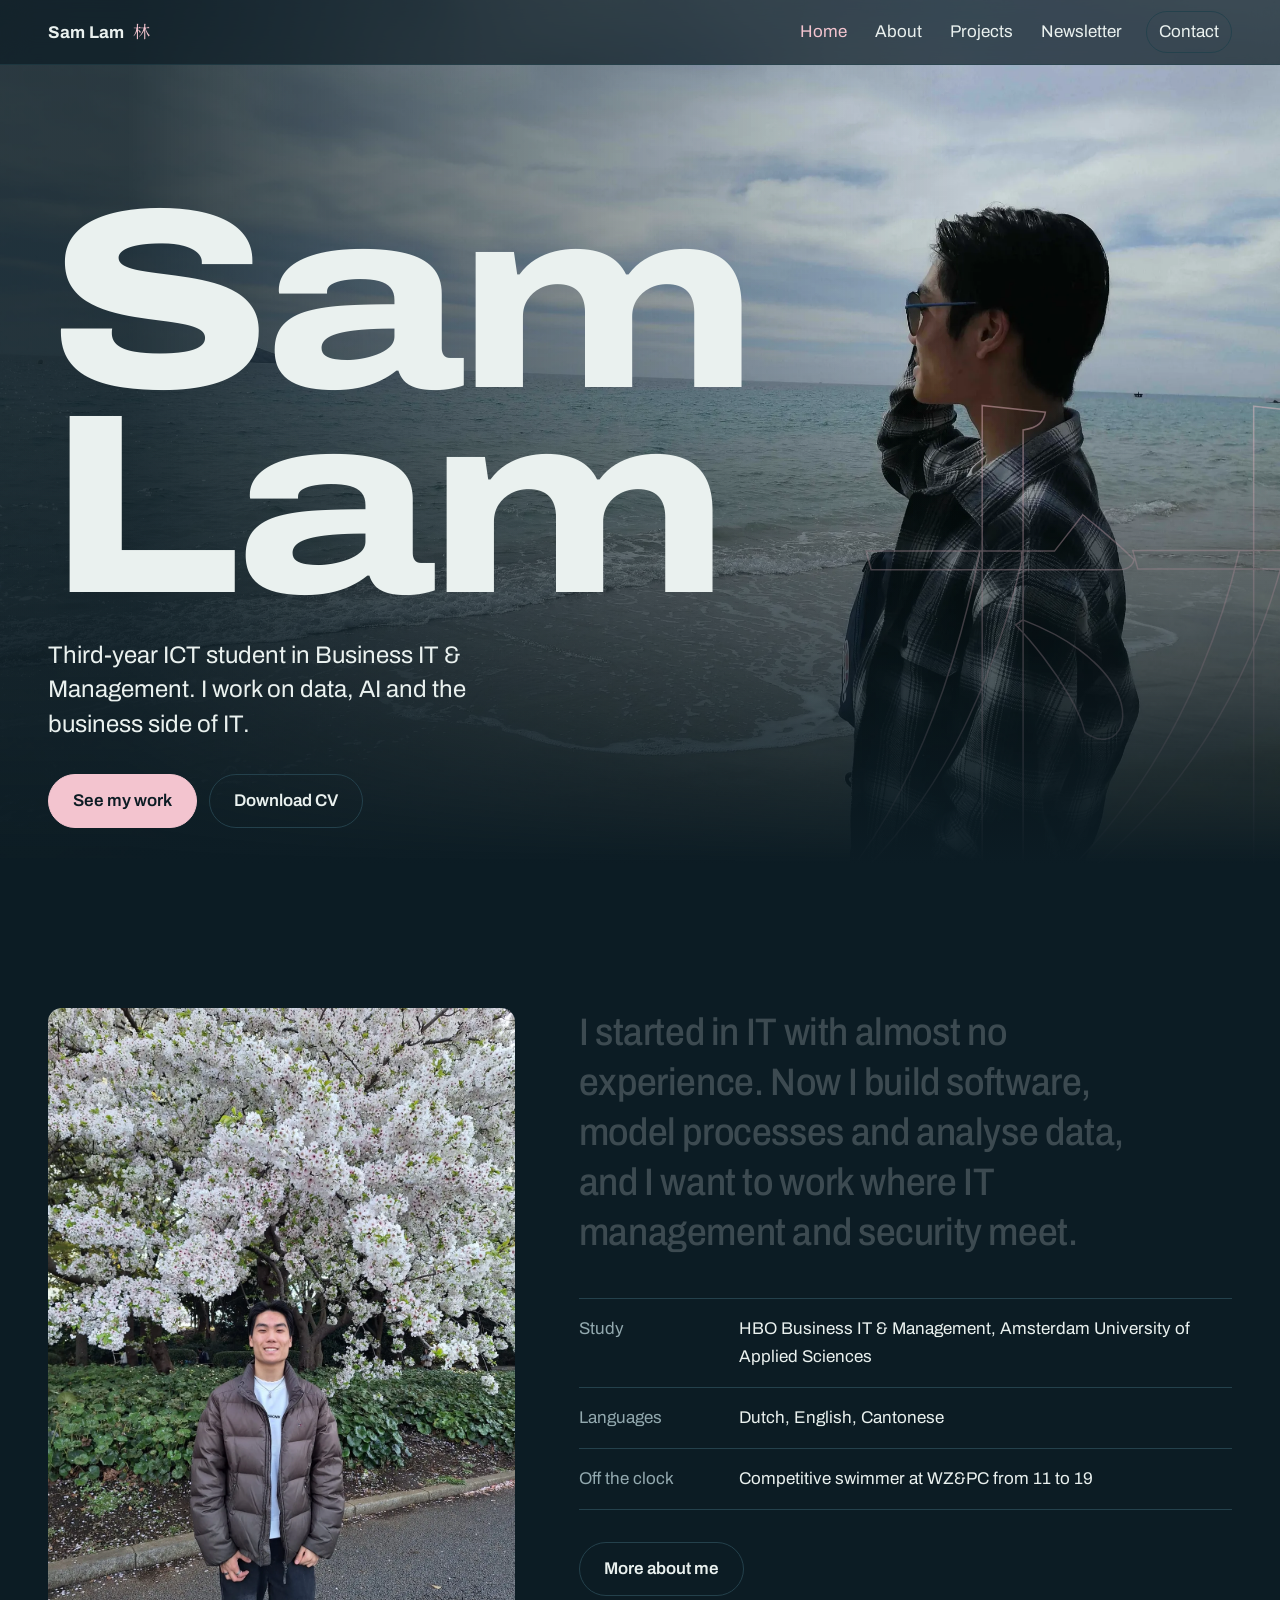
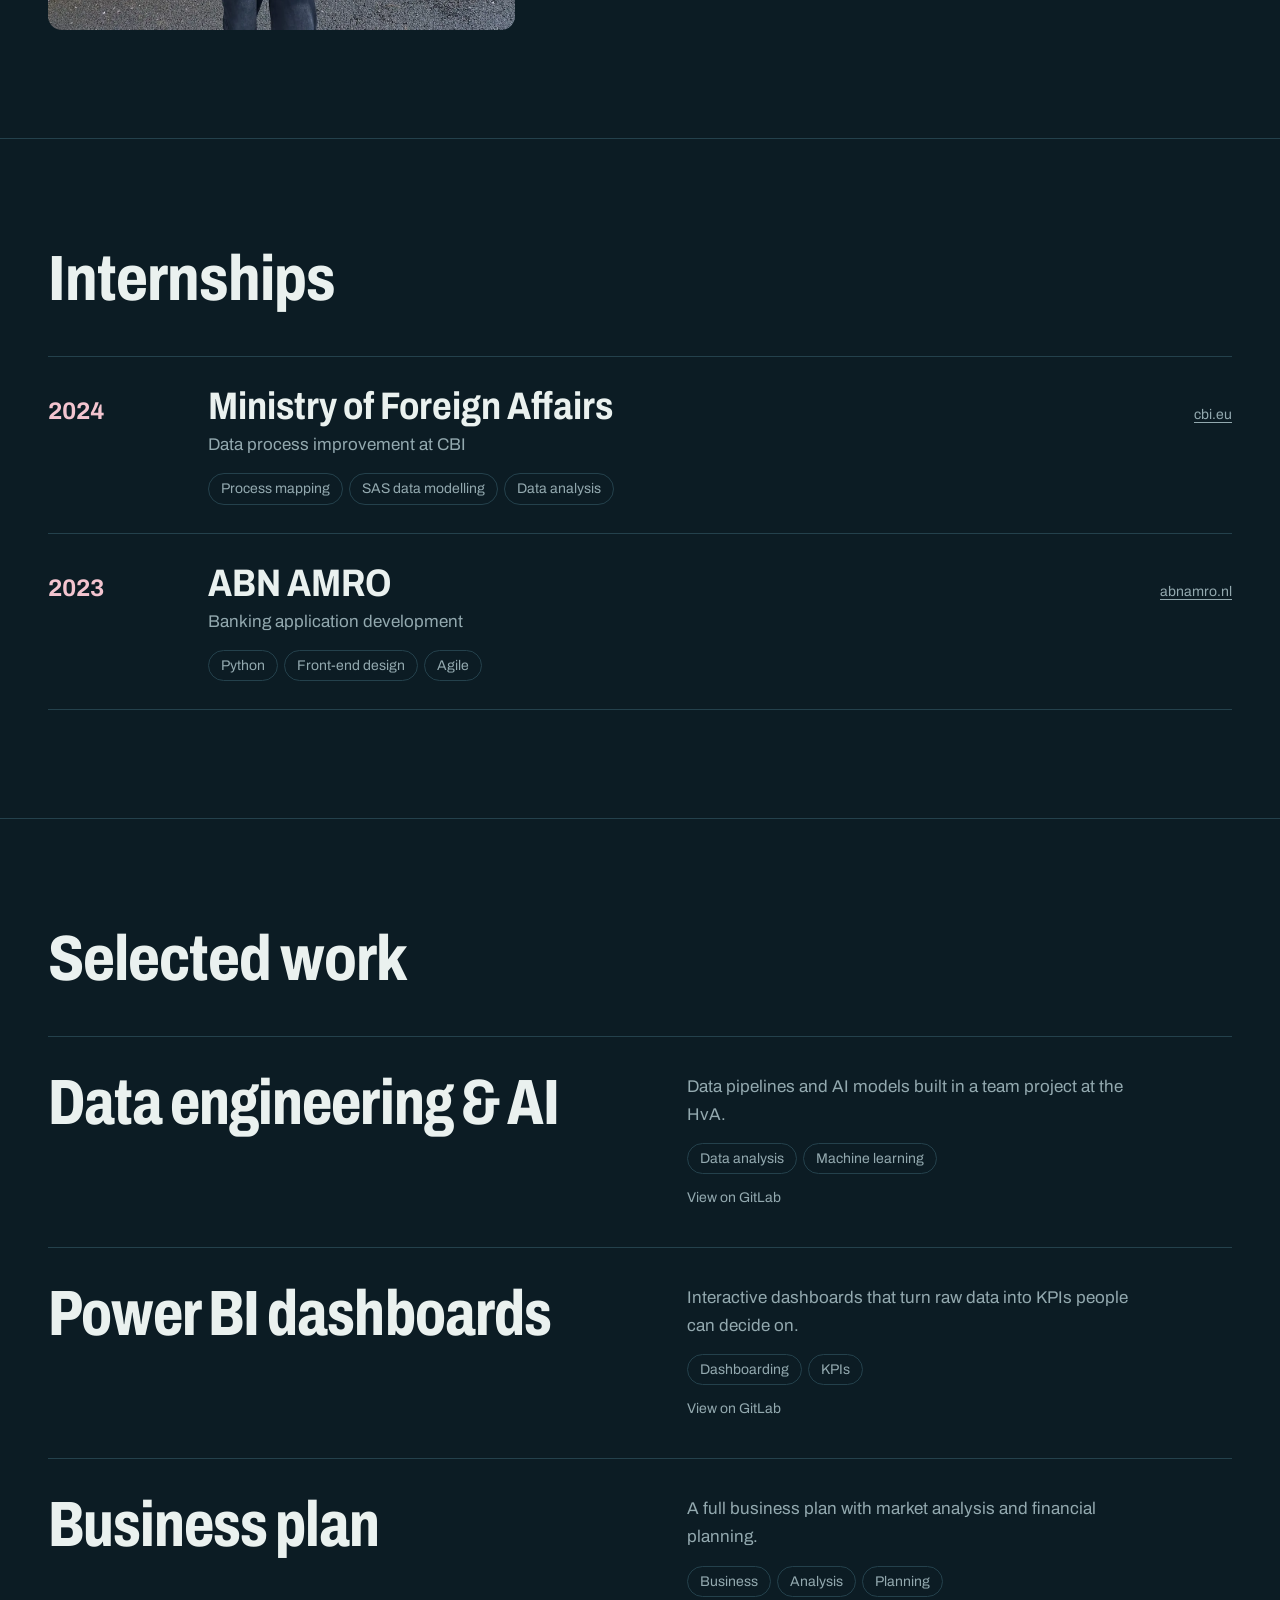
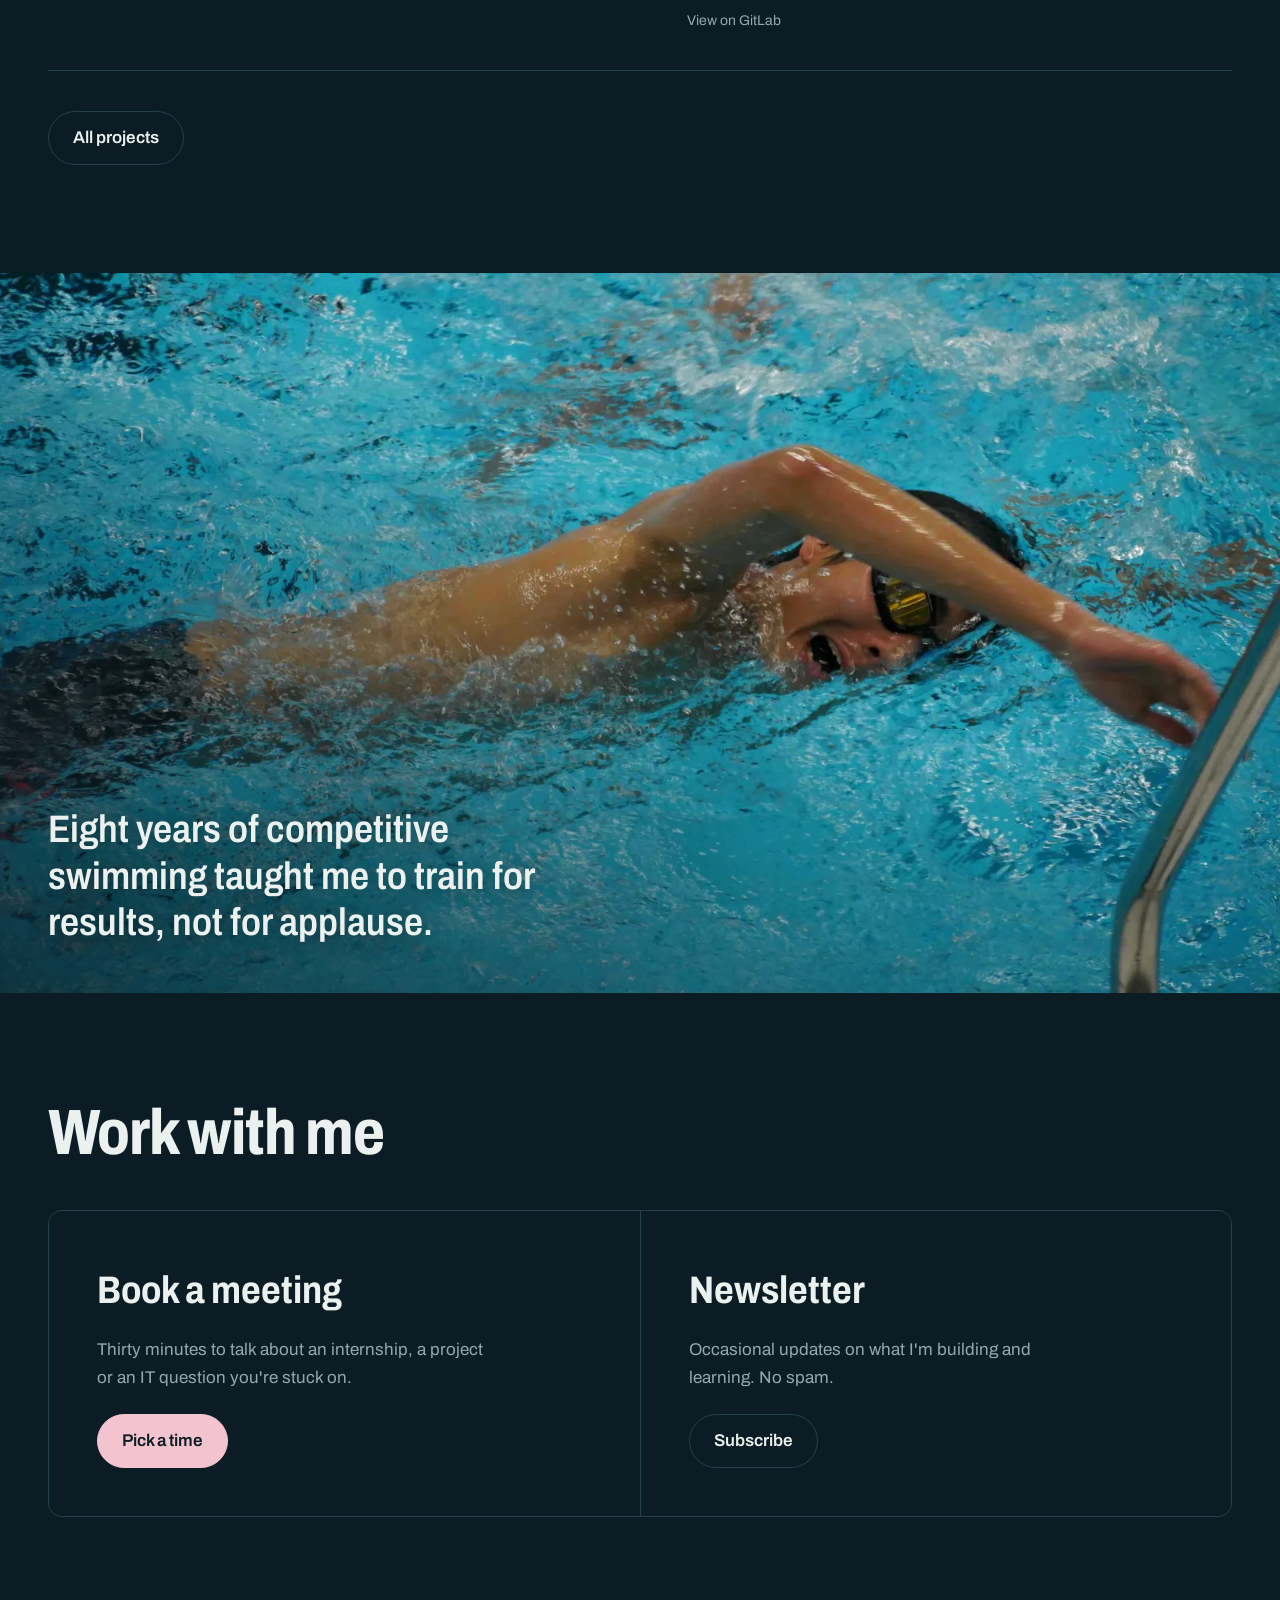
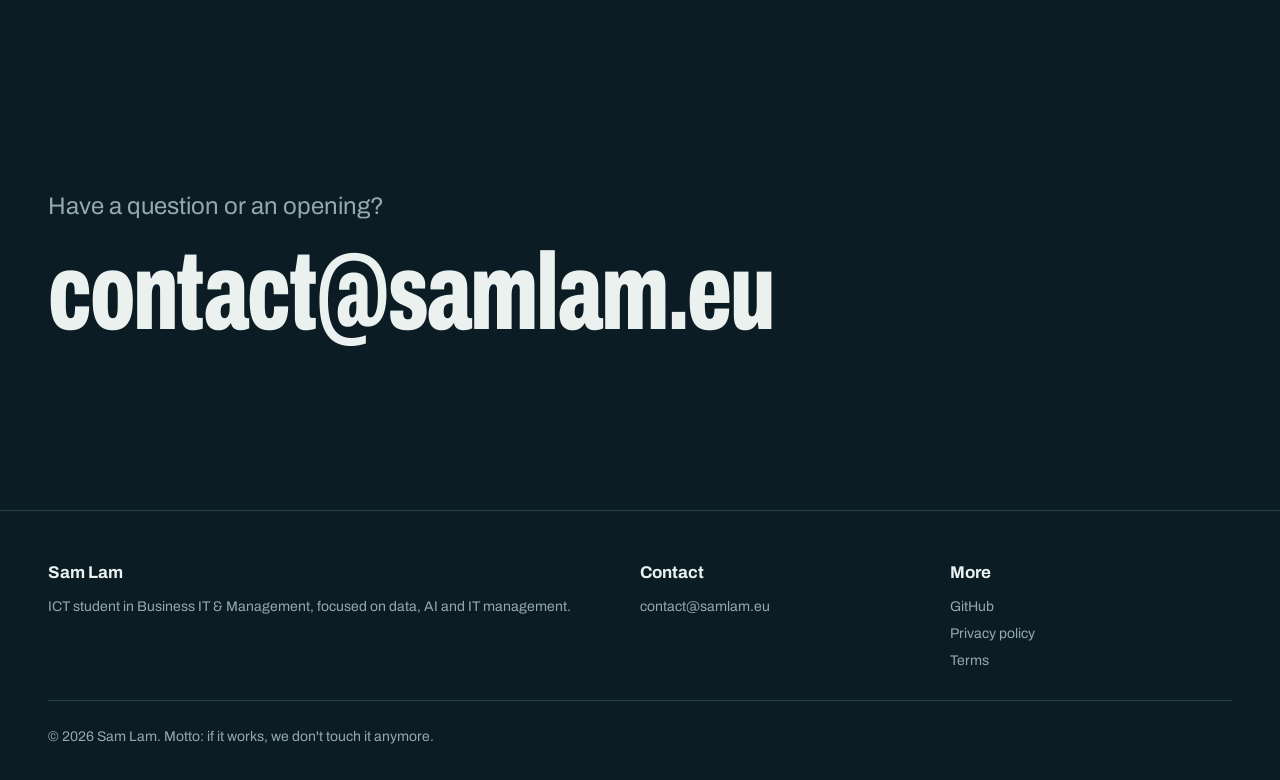
<file: index.html>
<!doctype html>
<html lang="en">
<head>
  <meta charset="utf-8">
  <meta name="viewport" content="width=device-width, initial-scale=1">
  <title>Sam Lam | ICT student, data & IT management</title>
  <meta name="description" content="Sam Lam is an ICT student in Business IT & Management, working on data, AI and the business side of IT.">
  <meta property="og:title" content="Sam Lam">
  <meta property="og:description" content="ICT student working on data, AI and the business side of IT.">
  <meta property="og:image" content="https://samlam.eu/img/hero.webp">
  <meta name="theme-color" content="#0c1c24">
  <link rel="icon" href="/favicon.ico" sizes="48x48">
  <link rel="icon" href="/favicon-96.png" type="image/png" sizes="96x96">
  <link rel="apple-touch-icon" href="/apple-touch-icon.png">
  <link rel="manifest" href="/site.webmanifest">
  <link rel="preconnect" href="https://fonts.googleapis.com">
  <link rel="preconnect" href="https://fonts.gstatic.com" crossorigin>
  <link rel="stylesheet" href="https://fonts.googleapis.com/css2?family=Archivo:wdth,wght@62..125,100..900&display=swap">
  <link rel="stylesheet" href="https://fonts.googleapis.com/css2?family=Noto+Serif+HK&text=%E6%9E%97&display=block">
  <link rel="stylesheet" href="/css/style.css">
  <link rel="preload" as="image" href="/img/hero.webp" fetchpriority="high">
</head>
<body>
  <a class="skip" href="#main">Skip to content</a>

  <header class="site-head">
    <div class="wrap">
      <a class="brand" href="/">Sam Lam <span lang="zh-Hant">林</span></a>
      <button class="menu-btn" popovertarget="nav">Menu</button>
      <nav id="nav" popover aria-label="Main">
        <ul role="list">
          <li><a href="/" aria-current="page">Home</a></li>
          <li><a href="/about">About</a></li>
          <li><a href="/projects">Projects</a></li>
          <li><a href="/newsletter">Newsletter</a></li>
          <li><a href="/contact">Contact</a></li>
        </ul>
      </nav>
    </div>
  </header>

  <main id="main">
    <section class="hero">
      <img class="hero-img" src="/img/hero.webp" alt="Sam on the beach, looking out over the sea" width="2400" height="1800" fetchpriority="high">
      <span class="hero-glyph" aria-hidden="true">林</span>
      <div class="wrap">
        <h1 class="hero-name"><span>Sam</span><span>Lam</span></h1>
        <p class="hero-lede">Third-year ICT student in Business IT &amp; Management. I work on data, AI and the business side of IT.</p>
        <div class="actions">
          <a class="btn" href="#work">See my work</a>
          <a class="btn ghost" href="/files/cv.pdf" download>Download CV</a>
        </div>
      </div>
    </section>

    <section class="section" id="about">
      <div class="wrap split">
        <figure class="photo sticky">
          <img src="/img/portrait.webp" alt="Portrait of Sam under a blossoming cherry tree" width="1200" height="1600" loading="lazy">
        </figure>
        <div>
          <p class="statement">I started in IT with almost no experience. Now I build software, model processes and analyse data, and I want to work where IT management and security meet.</p>
          <dl class="facts">
            <div><dt>Study</dt><dd>HBO Business IT &amp; Management, Amsterdam University of Applied Sciences</dd></div>
            <div><dt>Languages</dt><dd>Dutch, English, Cantonese</dd></div>
            <div><dt>Off the clock</dt><dd>Competitive swimmer at WZ&amp;PC from 11 to 19</dd></div>
          </dl>
          <div class="actions" style="margin-top:32px">
            <a class="btn ghost" href="/about">More about me</a>
          </div>
        </div>
      </div>
    </section>

    <section class="section" id="experience">
      <div class="wrap">
        <h2 class="section-title">Internships</h2>
        <ul class="timeline" role="list">
          <li>
            <time datetime="2024">2024</time>
            <div>
              <h3>Ministry of Foreign Affairs</h3>
              <p>Data process improvement at CBI</p>
              <ul class="tags" role="list"><li>Process mapping</li><li>SAS data modelling</li><li>Data analysis</li></ul>
            </div>
            <a href="https://www.cbi.eu/" target="_blank" rel="noopener">cbi.eu</a>
          </li>
          <li>
            <time datetime="2023">2023</time>
            <div>
              <h3>ABN AMRO</h3>
              <p>Banking application development</p>
              <ul class="tags" role="list"><li>Python</li><li>Front-end design</li><li>Agile</li></ul>
            </div>
            <a href="https://www.abnamro.nl/" target="_blank" rel="noopener">abnamro.nl</a>
          </li>
        </ul>
      </div>
    </section>

    <section class="section" id="work">
      <div class="wrap">
        <h2 class="section-title">Selected work</h2>
        <ul class="work" role="list">
          <li>
            <a class="work-item" href="https://gitlab.fdmci.hva.nl/combistudio/2425_sem_1/booomtag-data-2" target="_blank" rel="noopener">
              <h3>Data engineering &amp; AI</h3>
              <div>
                <p>Data pipelines and AI models built in a team project at the HvA.</p>
                <ul class="tags" role="list"><li>Data analysis</li><li>Machine learning</li></ul>
                <span class="go">View on GitLab</span>
              </div>
            </a>
          </li>
          <li>
            <a class="work-item" href="https://gitlab.fdmci.hva.nl/lams5/stage_cbi" target="_blank" rel="noopener">
              <h3>Power BI dashboards</h3>
              <div>
                <p>Interactive dashboards that turn raw data into KPIs people can decide on.</p>
                <ul class="tags" role="list"><li>Dashboarding</li><li>KPIs</li></ul>
                <span class="go">View on GitLab</span>
              </div>
            </a>
          </li>
          <li>
            <a class="work-item" href="https://gitlab.fdmci.hva.nl/lams5/stage_cbi" target="_blank" rel="noopener">
              <h3>Business plan</h3>
              <div>
                <p>A full business plan with market analysis and financial planning.</p>
                <ul class="tags" role="list"><li>Business</li><li>Analysis</li><li>Planning</li></ul>
                <span class="go">View on GitLab</span>
              </div>
            </a>
          </li>
        </ul>
        <div class="actions" style="margin-top:40px">
          <a class="btn ghost" href="/projects">All projects</a>
        </div>
      </div>
    </section>

    <figure class="band">
      <img src="/img/swimming.webp" alt="Sam swimming freestyle in a pool" width="1600" height="1201" loading="lazy">
      <figcaption>Eight years of competitive swimming taught me to train for results, not for applause.</figcaption>
    </figure>

    <section class="section" id="work-with-me">
      <div class="wrap">
        <h2 class="section-title">Work with me</h2>
        <div class="offers">
          <article>
            <h3>Book a meeting</h3>
            <p>Thirty minutes to talk about an internship, a project or an IT question you're stuck on.</p>
            <a class="btn" href="https://calendly.com/z125081-shibaura-it/30min" target="_blank" rel="noopener">Pick a time</a>
          </article>
          <article>
            <h3>Newsletter</h3>
            <p>Occasional updates on what I'm building and learning. No spam.</p>
            <a class="btn ghost" href="/newsletter">Subscribe</a>
          </article>
        </div>
      </div>
    </section>

    <section class="reach wrap">
      <p>Have a question or an opening?</p>
      <a class="mail" href="mailto:contact@samlam.eu">contact@samlam.eu</a>
    </section>
  </main>

  <footer class="site-foot">
    <div class="wrap">
      <div>
        <strong>Sam Lam</strong>
        <p>ICT student in Business IT &amp; Management, focused on data, AI and IT management.</p>
      </div>
      <div>
        <strong>Contact</strong>
        <ul role="list">
          <li><a href="mailto:contact@samlam.eu">contact@samlam.eu</a></li>
        </ul>
      </div>
      <div>
        <strong>More</strong>
        <ul role="list">
          <li><a href="https://github.com/quantercoder" target="_blank" rel="noopener">GitHub</a></li>
          <li><a href="/files/privacy.pdf">Privacy policy</a></li>
          <li><a href="/files/terms.pdf">Terms</a></li>
        </ul>
      </div>
      <p class="motto">© <span data-year>2026</span> Sam Lam. Motto: if it works, we don't touch it anymore.</p>
    </div>
  </footer>

  <script src="/js/main.js" defer></script>
</body>
</html>
</file>
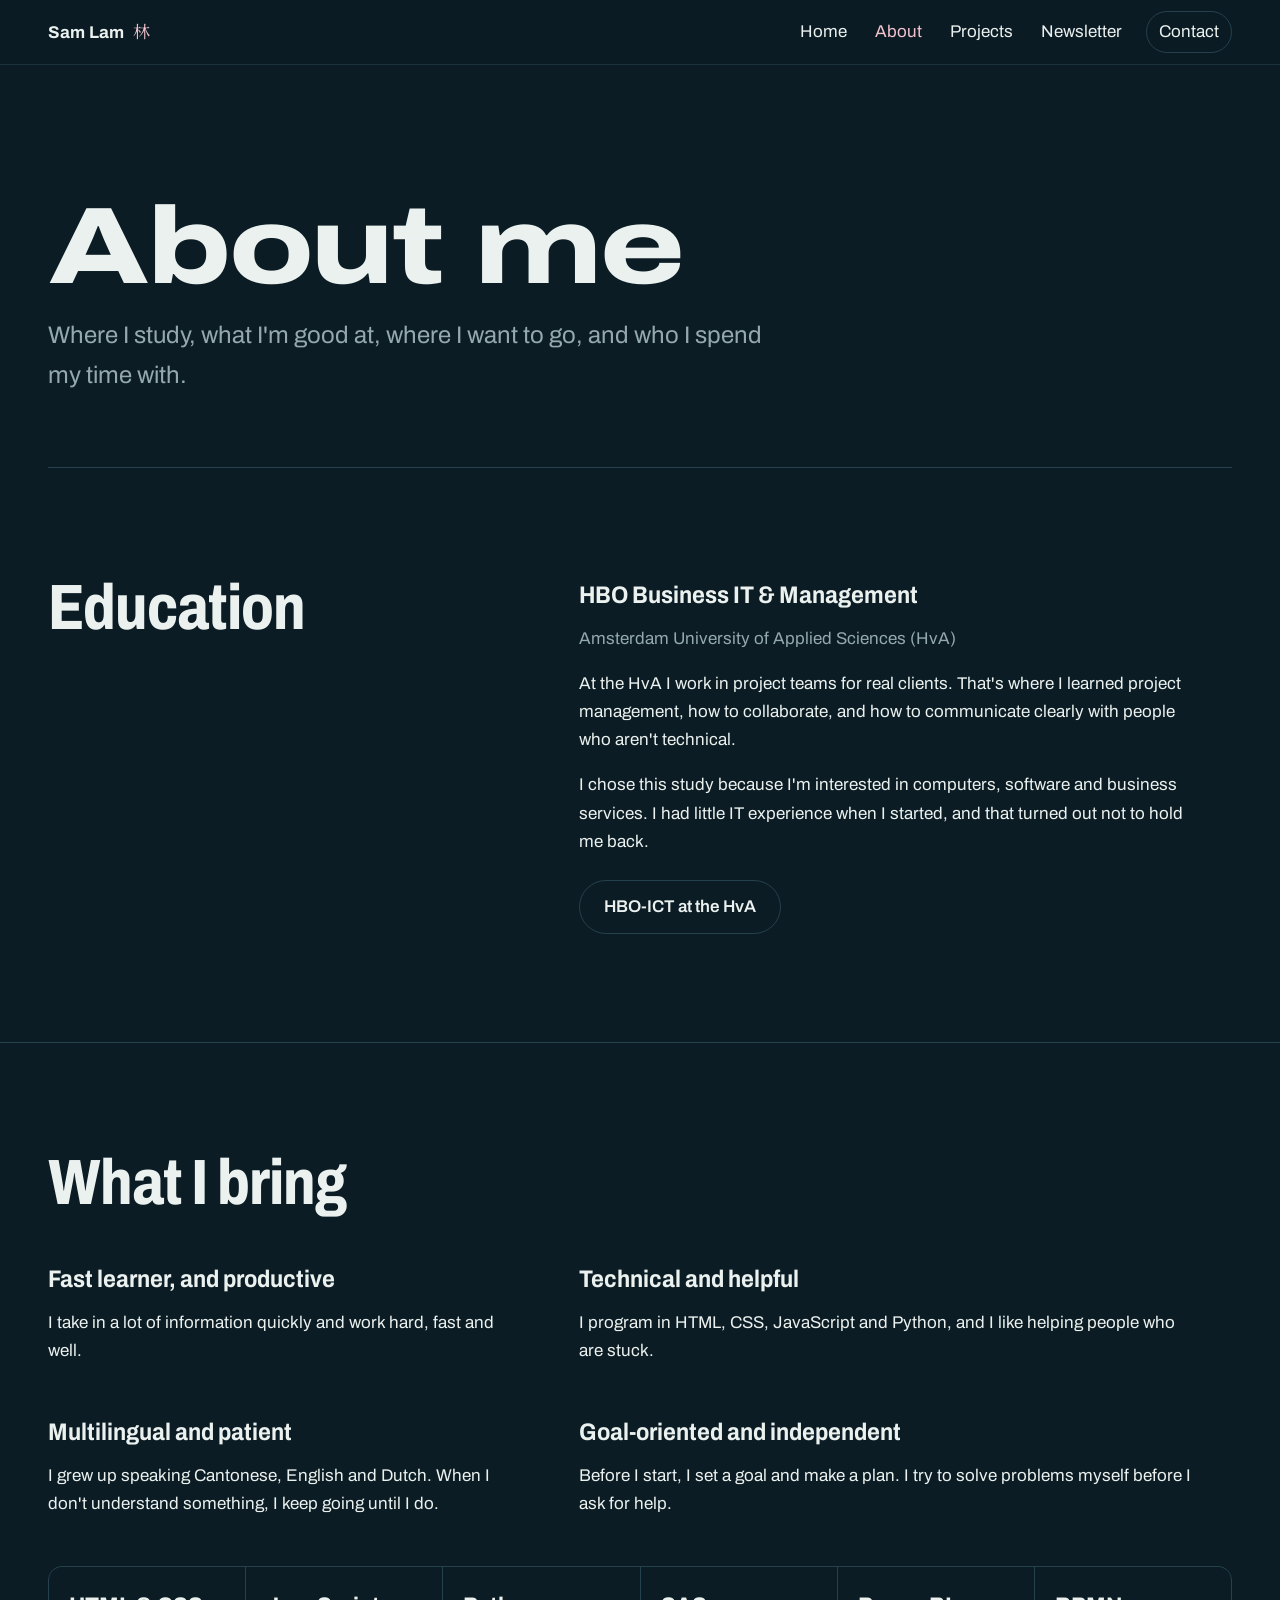
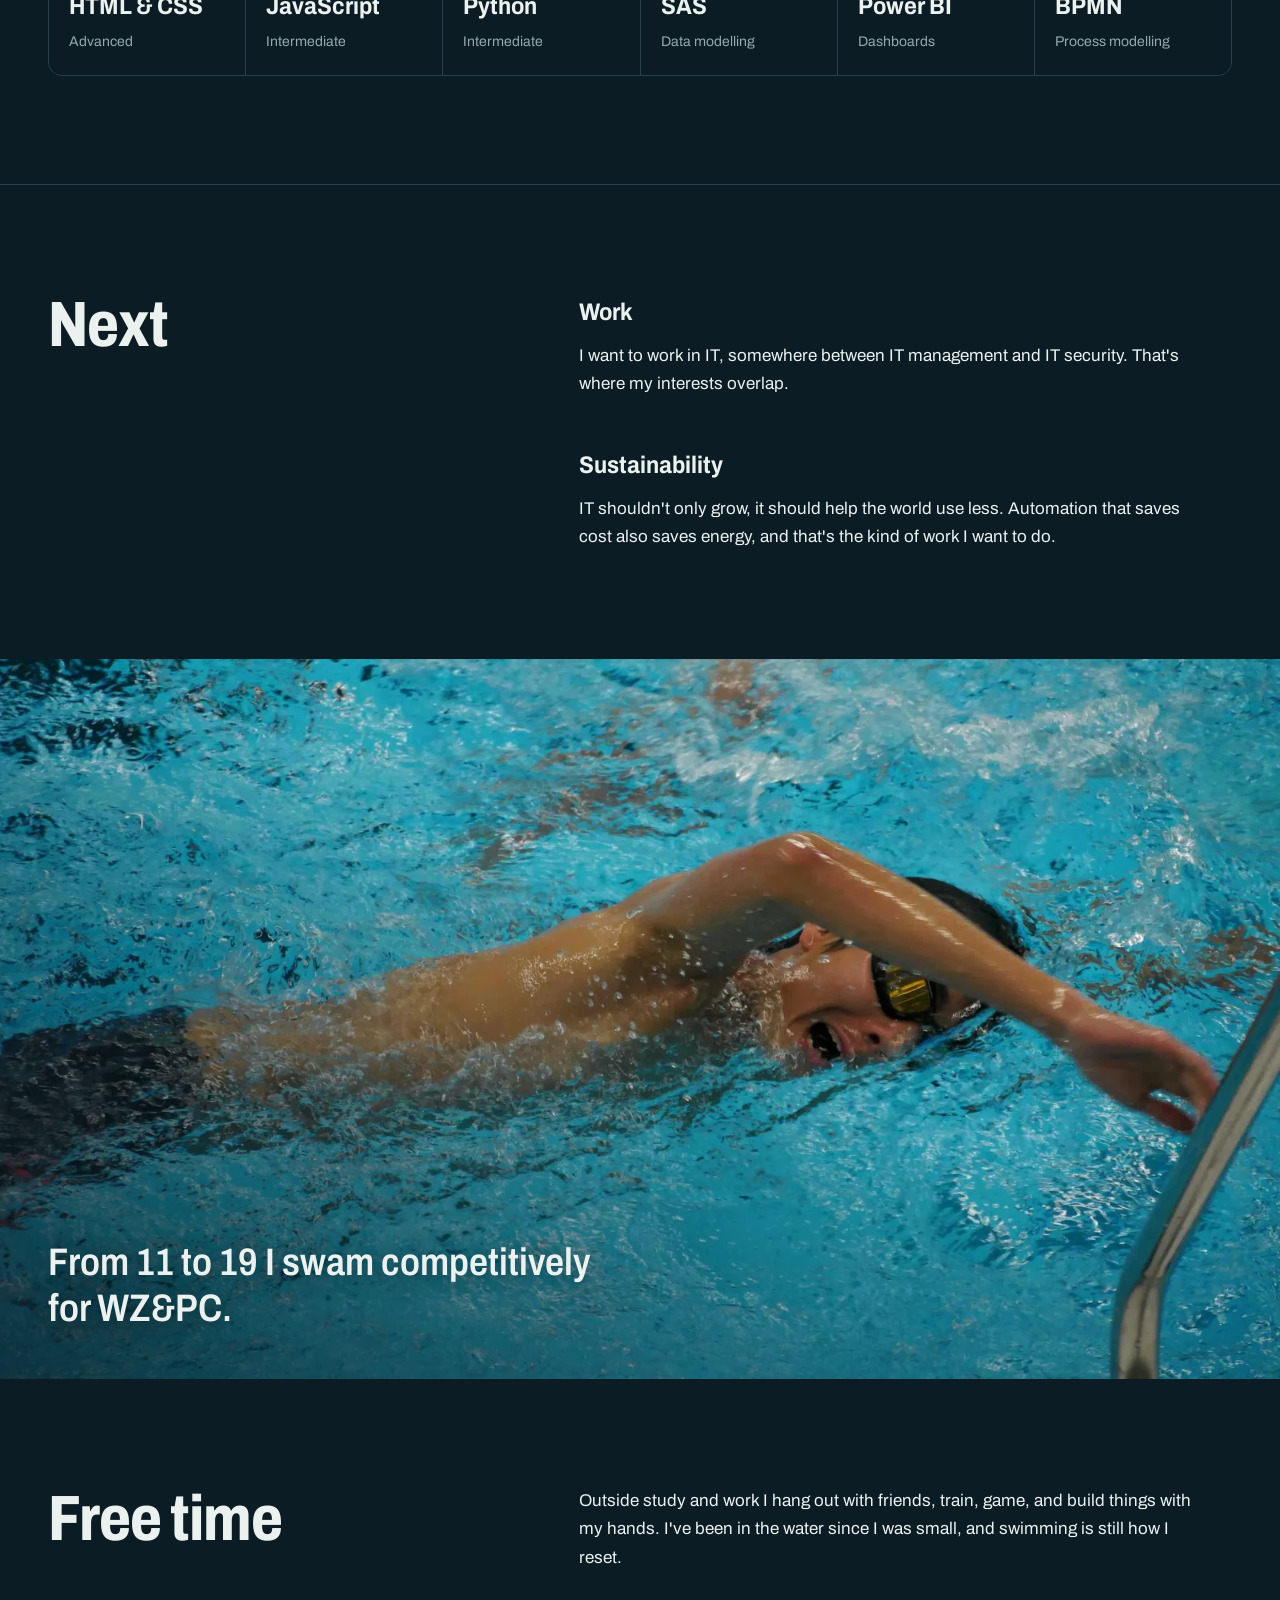
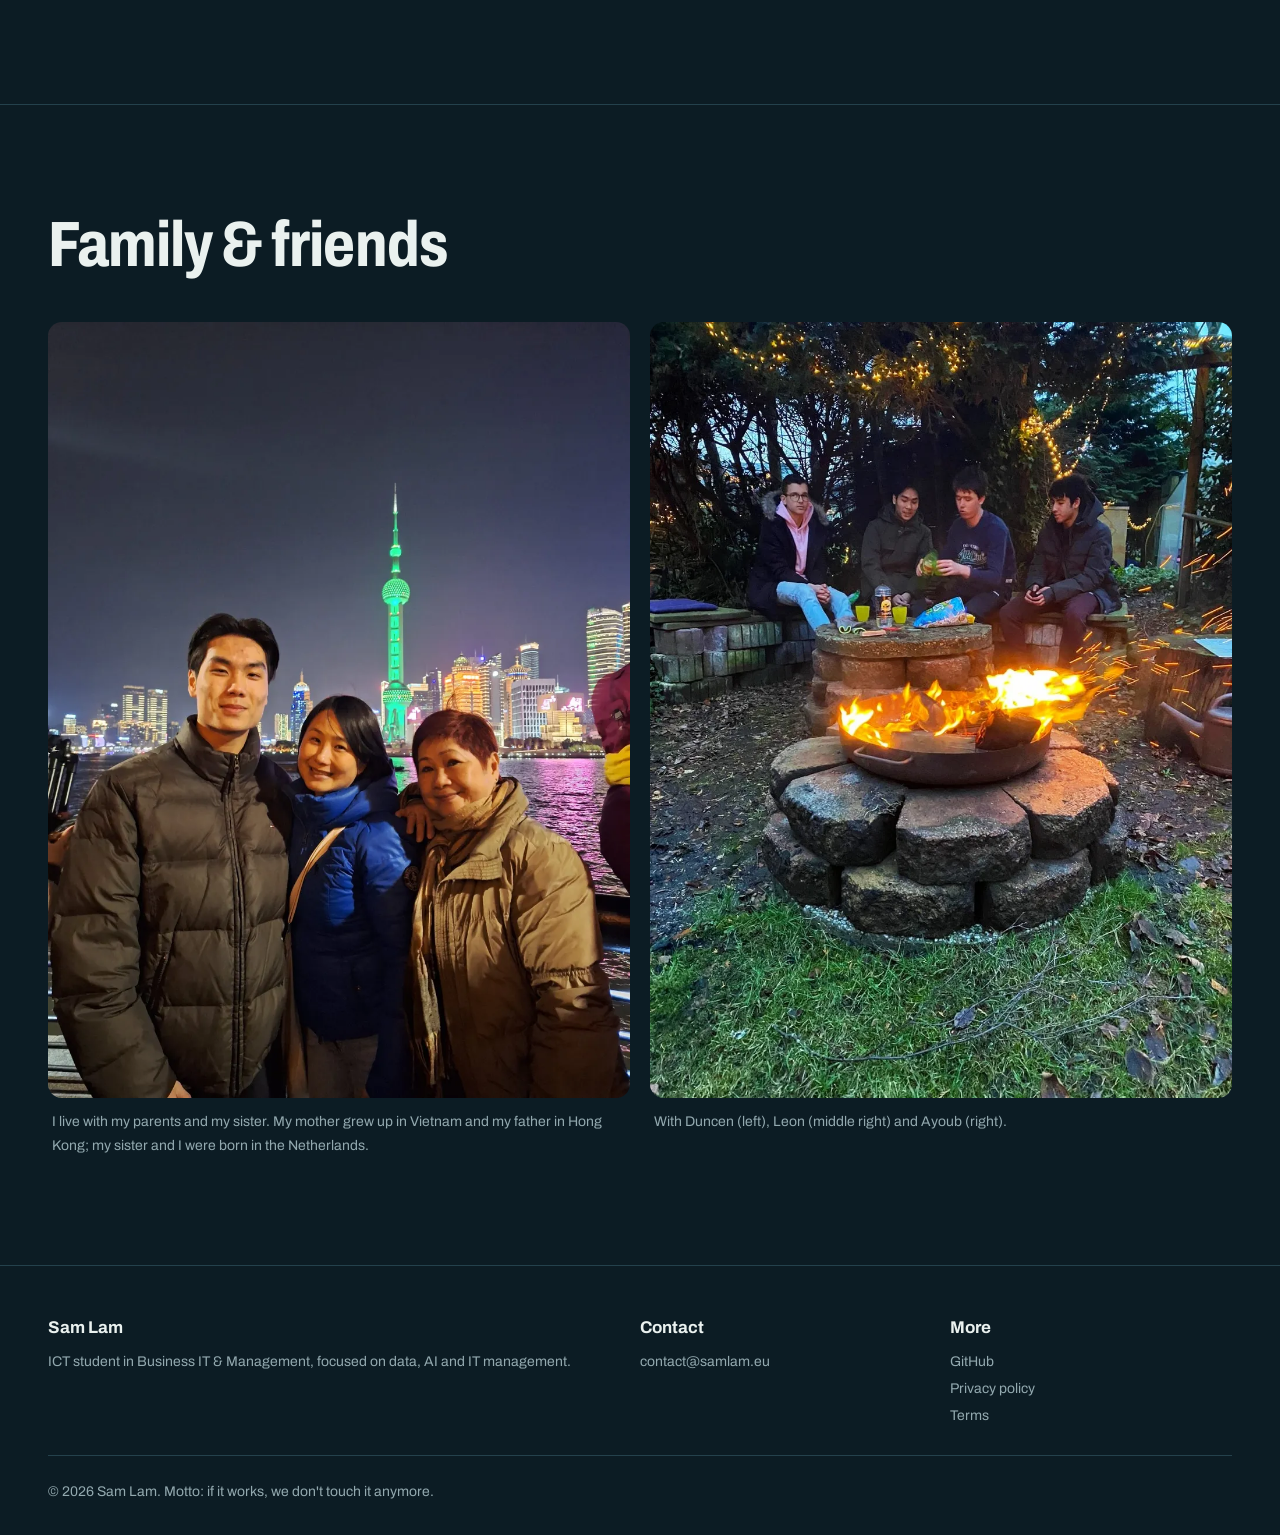
<file: about.html>
<!doctype html>
<html lang="en">
<head>
  <meta charset="utf-8">
  <meta name="viewport" content="width=device-width, initial-scale=1">
  <title>About | Sam Lam</title>
  <meta name="description" content="Who Sam Lam is: study, skills, plans, swimming, family and friends.">
  <meta property="og:title" content="Sam Lam">
  <meta property="og:description" content="ICT student working on data, AI and the business side of IT.">
  <meta property="og:image" content="https://samlam.eu/img/hero.webp">
  <meta name="theme-color" content="#0c1c24">
  <link rel="icon" href="/favicon.ico" sizes="48x48">
  <link rel="icon" href="/favicon-96.png" type="image/png" sizes="96x96">
  <link rel="apple-touch-icon" href="/apple-touch-icon.png">
  <link rel="manifest" href="/site.webmanifest">
  <link rel="preconnect" href="https://fonts.googleapis.com">
  <link rel="preconnect" href="https://fonts.gstatic.com" crossorigin>
  <link rel="stylesheet" href="https://fonts.googleapis.com/css2?family=Archivo:wdth,wght@62..125,100..900&display=swap">
  <link rel="stylesheet" href="https://fonts.googleapis.com/css2?family=Noto+Serif+HK&text=%E6%9E%97&display=block">
  <link rel="stylesheet" href="/css/style.css">
</head>
<body>
  <a class="skip" href="#main">Skip to content</a>

  <header class="site-head">
    <div class="wrap">
      <a class="brand" href="/">Sam Lam <span lang="zh-Hant">林</span></a>
      <button class="menu-btn" popovertarget="nav">Menu</button>
      <nav id="nav" popover aria-label="Main">
        <ul role="list">
          <li><a href="/">Home</a></li>
          <li><a href="/about" aria-current="page">About</a></li>
          <li><a href="/projects">Projects</a></li>
          <li><a href="/newsletter">Newsletter</a></li>
          <li><a href="/contact">Contact</a></li>
        </ul>
      </nav>
    </div>
  </header>

  <main id="main">

    <header class="page-head wrap">
      <h1>About me</h1>
      <p>Where I study, what I'm good at, where I want to go, and who I spend my time with.</p>
    </header>

    <section class="section" id="education">
      <div class="wrap split">
        <h2 class="section-title">Education</h2>
        <div class="prose">
          <h3>HBO Business IT &amp; Management</h3>
          <p class="muted">Amsterdam University of Applied Sciences (HvA)</p>
          <p>At the HvA I work in project teams for real clients. That's where I learned project management, how to collaborate, and how to communicate clearly with people who aren't technical.</p>
          <p>I chose this study because I'm interested in computers, software and business services. I had little IT experience when I started, and that turned out not to hold me back.</p>
          <div class="actions" style="margin-top:24px"><a class="btn ghost" href="https://www.hva.nl/opleidingen/hbo-ict" target="_blank" rel="noopener">HBO-ICT at the HvA</a></div>
        </div>
      </div>
    </section>

    <section class="section" id="skills">
      <div class="wrap">
        <h2 class="section-title">What I bring</h2>
        <div class="split">
          <div class="prose">
            <h3>Fast learner, and productive</h3>
            <p>I take in a lot of information quickly and work hard, fast and well.</p>
            <h3>Multilingual and patient</h3>
            <p>I grew up speaking Cantonese, English and Dutch. When I don't understand something, I keep going until I do.</p>
          </div>
          <div class="prose">
            <h3>Technical and helpful</h3>
            <p>I program in HTML, CSS, JavaScript and Python, and I like helping people who are stuck.</p>
            <h3>Goal-oriented and independent</h3>
            <p>Before I start, I set a goal and make a plan. I try to solve problems myself before I ask for help.</p>
          </div>
        </div>
        <div class="stack" style="margin-top:48px">
          <div><strong>HTML &amp; CSS</strong><span>Advanced</span></div>
          <div><strong>JavaScript</strong><span>Intermediate</span></div>
          <div><strong>Python</strong><span>Intermediate</span></div>
          <div><strong>SAS</strong><span>Data modelling</span></div>
          <div><strong>Power BI</strong><span>Dashboards</span></div>
          <div><strong>BPMN</strong><span>Process modelling</span></div>
        </div>
      </div>
    </section>

    <section class="section" id="future">
      <div class="wrap split">
        <h2 class="section-title">Next</h2>
        <div class="prose">
          <h3>Work</h3>
          <p>I want to work in IT, somewhere between IT management and IT security. That's where my interests overlap.</p>
          <h3>Sustainability</h3>
          <p>IT shouldn't only grow, it should help the world use less. Automation that saves cost also saves energy, and that's the kind of work I want to do.</p>
        </div>
      </div>
    </section>

    <figure class="band">
      <img src="/img/swimming.webp" alt="Sam swimming freestyle in a pool" width="1600" height="1201" loading="lazy">
      <figcaption>From 11 to 19 I swam competitively for WZ&amp;PC.</figcaption>
    </figure>

    <section class="section" id="free-time">
      <div class="wrap split">
        <h2 class="section-title">Free time</h2>
        <div class="prose">
          <p>Outside study and work I hang out with friends, train, game, and build things with my hands. I've been in the water since I was small, and swimming is still how I reset.</p>
        </div>
      </div>
    </section>

    <section class="section" id="family">
      <div class="wrap">
        <h2 class="section-title">Family &amp; friends</h2>
        <div class="duo">
          <figure class="photo">
            <img src="/img/family.webp" alt="Sam and family" width="1000" height="1333" loading="lazy">
            <figcaption>I live with my parents and my sister. My mother grew up in Vietnam and my father in Hong Kong; my sister and I were born in the Netherlands.</figcaption>
          </figure>
          <figure class="photo">
            <img src="/img/friends.webp" alt="Sam with friends Duncen, Leon and Ayoub" width="1000" height="1333" loading="lazy">
            <figcaption>With Duncen (left), Leon (middle right) and Ayoub (right).</figcaption>
          </figure>
        </div>
      </div>
    </section>

  </main>

  <footer class="site-foot">
    <div class="wrap">
      <div>
        <strong>Sam Lam</strong>
        <p>ICT student in Business IT &amp; Management, focused on data, AI and IT management.</p>
      </div>
      <div>
        <strong>Contact</strong>
        <ul role="list">
          <li><a href="mailto:contact@samlam.eu">contact@samlam.eu</a></li>
        </ul>
      </div>
      <div>
        <strong>More</strong>
        <ul role="list">
          <li><a href="https://github.com/quantercoder" target="_blank" rel="noopener">GitHub</a></li>
          <li><a href="/files/privacy.pdf">Privacy policy</a></li>
          <li><a href="/files/terms.pdf">Terms</a></li>
        </ul>
      </div>
      <p class="motto">© <span data-year>2026</span> Sam Lam. Motto: if it works, we don't touch it anymore.</p>
    </div>
  </footer>

  <script src="/js/main.js" defer></script>
</body>
</html>
</file>
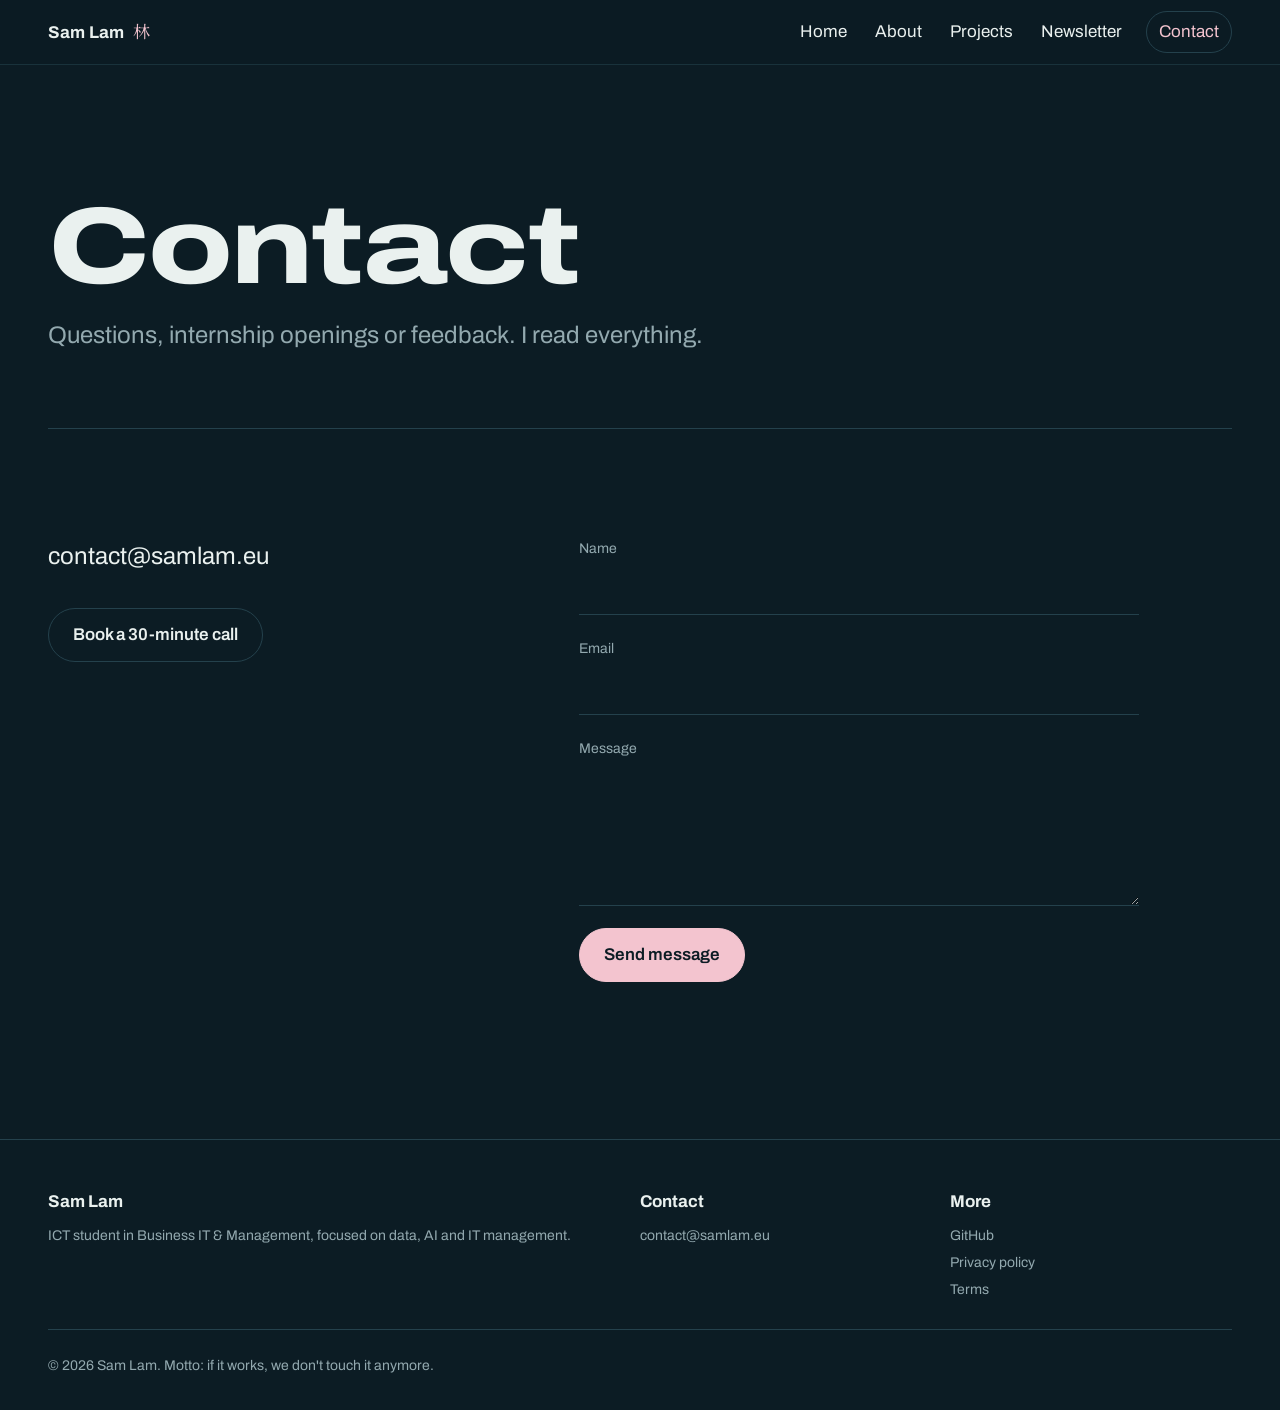
<file: contact.html>
<!doctype html>
<html lang="en">
<head>
  <meta charset="utf-8">
  <meta name="viewport" content="width=device-width, initial-scale=1">
  <title>Contact | Sam Lam</title>
  <meta name="description" content="Get in touch with Sam Lam by email, phone or the contact form.">
  <meta property="og:title" content="Sam Lam">
  <meta property="og:description" content="ICT student working on data, AI and the business side of IT.">
  <meta property="og:image" content="https://samlam.eu/img/hero.webp">
  <meta name="theme-color" content="#0c1c24">
  <link rel="icon" href="/favicon.ico" sizes="48x48">
  <link rel="icon" href="/favicon-96.png" type="image/png" sizes="96x96">
  <link rel="apple-touch-icon" href="/apple-touch-icon.png">
  <link rel="manifest" href="/site.webmanifest">
  <link rel="preconnect" href="https://fonts.googleapis.com">
  <link rel="preconnect" href="https://fonts.gstatic.com" crossorigin>
  <link rel="stylesheet" href="https://fonts.googleapis.com/css2?family=Archivo:wdth,wght@62..125,100..900&display=swap">
  <link rel="stylesheet" href="https://fonts.googleapis.com/css2?family=Noto+Serif+HK&text=%E6%9E%97&display=block">
  <link rel="stylesheet" href="/css/style.css">
</head>
<body>
  <a class="skip" href="#main">Skip to content</a>

  <header class="site-head">
    <div class="wrap">
      <a class="brand" href="/">Sam Lam <span lang="zh-Hant">林</span></a>
      <button class="menu-btn" popovertarget="nav">Menu</button>
      <nav id="nav" popover aria-label="Main">
        <ul role="list">
          <li><a href="/">Home</a></li>
          <li><a href="/about">About</a></li>
          <li><a href="/projects">Projects</a></li>
          <li><a href="/newsletter">Newsletter</a></li>
          <li><a href="/contact" aria-current="page">Contact</a></li>
        </ul>
      </nav>
    </div>
  </header>

  <main id="main">

    <header class="page-head wrap">
      <h1>Contact</h1>
      <p>Questions, internship openings or feedback. I read everything.</p>
    </header>
    <section class="section">
      <div class="wrap split">
        <div>
          <ul class="contact-list" role="list">
            <li><a href="mailto:contact@samlam.eu">contact@samlam.eu</a></li>
          </ul>
          <div class="actions" style="margin-top:32px">
            <a class="btn ghost" href="https://calendly.com/z125081-shibaura-it/30min" target="_blank" rel="noopener">Book a 30-minute call</a>
          </div>
        </div>
        <form class="form" data-endpoint="https://script.google.com/macros/s/AKfycbwBNkGSJYR3116tH0XgKwcFZdxI4718rOkbJmV9QSChUGb2i3_rYd8H8z183Dkjv-pv/exec" data-success="Message sent. I'll get back to you soon.">
          <label>Name<input type="text" name="Name" autocomplete="name" required></label>
          <label>Email<input type="email" name="Email" autocomplete="email" required></label>
          <label>Message<textarea name="Message" required></textarea></label>
          <button class="btn" type="submit">Send message</button>
          <p class="status" role="status"></p>
        </form>
      </div>
    </section>

  </main>

  <footer class="site-foot">
    <div class="wrap">
      <div>
        <strong>Sam Lam</strong>
        <p>ICT student in Business IT &amp; Management, focused on data, AI and IT management.</p>
      </div>
      <div>
        <strong>Contact</strong>
        <ul role="list">
          <li><a href="mailto:contact@samlam.eu">contact@samlam.eu</a></li>
        </ul>
      </div>
      <div>
        <strong>More</strong>
        <ul role="list">
          <li><a href="https://github.com/quantercoder" target="_blank" rel="noopener">GitHub</a></li>
          <li><a href="/files/privacy.pdf">Privacy policy</a></li>
          <li><a href="/files/terms.pdf">Terms</a></li>
        </ul>
      </div>
      <p class="motto">© <span data-year>2026</span> Sam Lam. Motto: if it works, we don't touch it anymore.</p>
    </div>
  </footer>

  <script src="/js/main.js" defer></script>
</body>
</html>
</file>
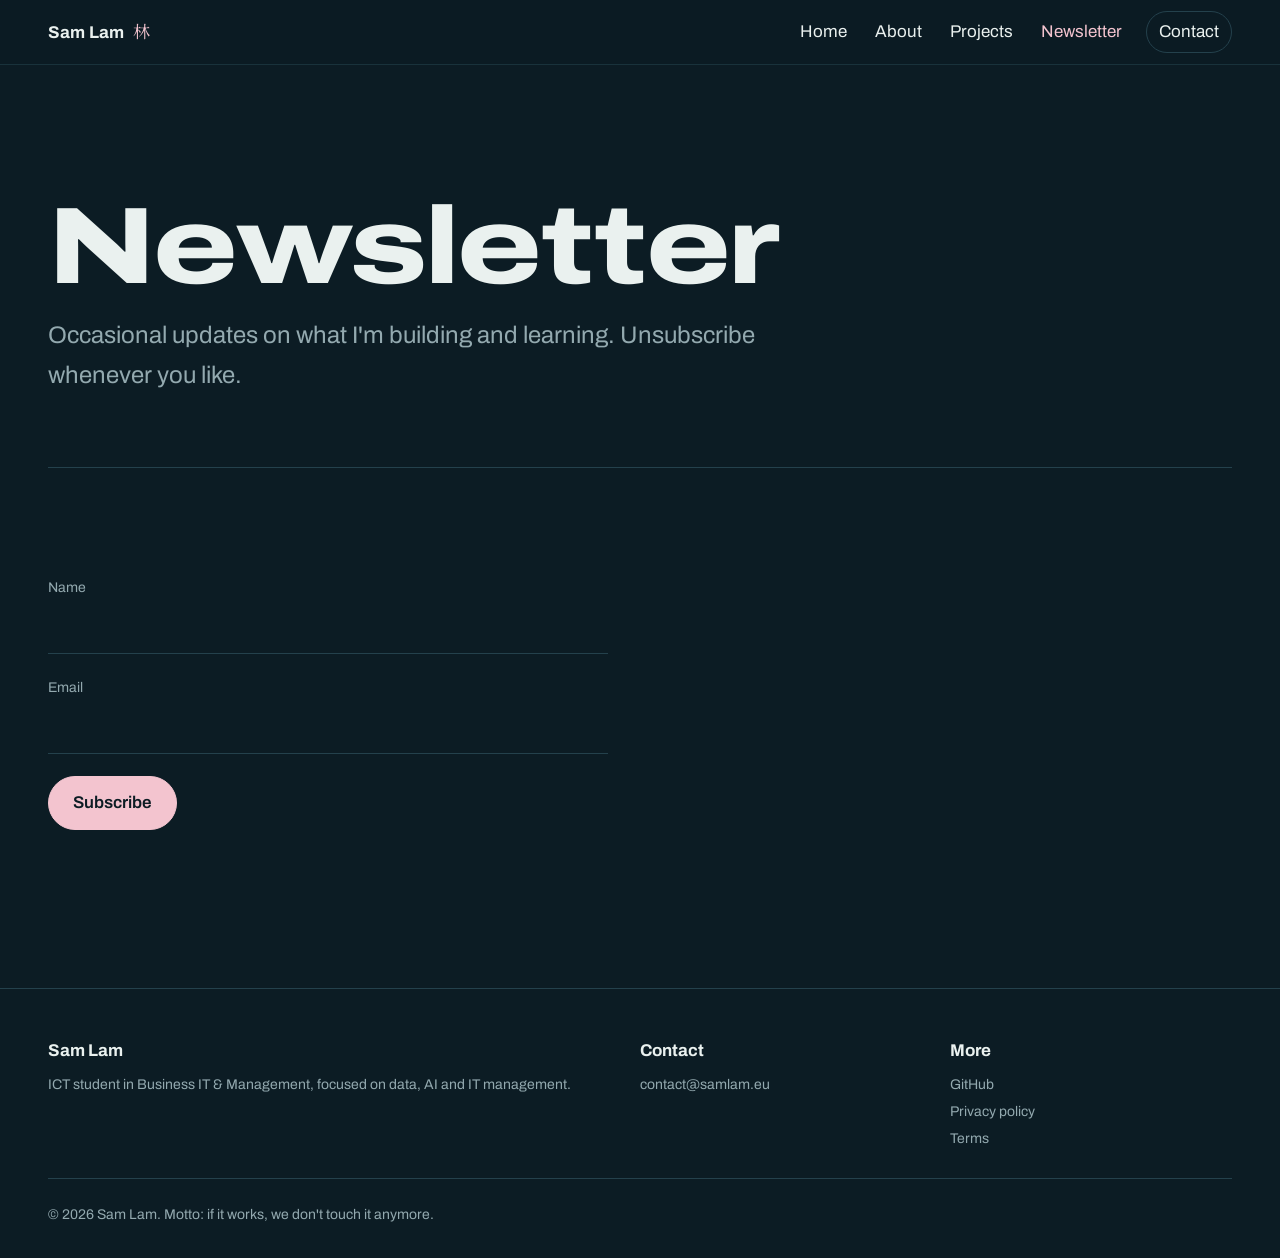
<file: newsletter.html>
<!doctype html>
<html lang="en">
<head>
  <meta charset="utf-8">
  <meta name="viewport" content="width=device-width, initial-scale=1">
  <title>Newsletter | Sam Lam</title>
  <meta name="description" content="Subscribe to Sam Lam's newsletter for updates on projects and study.">
  <meta property="og:title" content="Sam Lam">
  <meta property="og:description" content="ICT student working on data, AI and the business side of IT.">
  <meta property="og:image" content="https://samlam.eu/img/hero.webp">
  <meta name="theme-color" content="#0c1c24">
  <link rel="icon" href="/favicon.ico" sizes="48x48">
  <link rel="icon" href="/favicon-96.png" type="image/png" sizes="96x96">
  <link rel="apple-touch-icon" href="/apple-touch-icon.png">
  <link rel="manifest" href="/site.webmanifest">
  <link rel="preconnect" href="https://fonts.googleapis.com">
  <link rel="preconnect" href="https://fonts.gstatic.com" crossorigin>
  <link rel="stylesheet" href="https://fonts.googleapis.com/css2?family=Archivo:wdth,wght@62..125,100..900&display=swap">
  <link rel="stylesheet" href="https://fonts.googleapis.com/css2?family=Noto+Serif+HK&text=%E6%9E%97&display=block">
  <link rel="stylesheet" href="/css/style.css">
</head>
<body>
  <a class="skip" href="#main">Skip to content</a>

  <header class="site-head">
    <div class="wrap">
      <a class="brand" href="/">Sam Lam <span lang="zh-Hant">林</span></a>
      <button class="menu-btn" popovertarget="nav">Menu</button>
      <nav id="nav" popover aria-label="Main">
        <ul role="list">
          <li><a href="/">Home</a></li>
          <li><a href="/about">About</a></li>
          <li><a href="/projects">Projects</a></li>
          <li><a href="/newsletter" aria-current="page">Newsletter</a></li>
          <li><a href="/contact">Contact</a></li>
        </ul>
      </nav>
    </div>
  </header>

  <main id="main">

    <header class="page-head wrap">
      <h1>Newsletter</h1>
      <p>Occasional updates on what I'm building and learning. Unsubscribe whenever you like.</p>
    </header>
    <section class="section">
      <div class="wrap">
        <form class="form" data-endpoint="https://script.google.com/macros/s/AKfycbyqbP3JlTlHmf1clV0OrpSdfkTD8tPdB8MyZuomwgcxSiTfzg5nGDc7l-NxTgyDeaEjMw/exec" data-success="You're subscribed. Thanks!">
          <label>Name<input type="text" name="Name" autocomplete="name" required></label>
          <label>Email<input type="email" name="Email" autocomplete="email" required></label>
          <button class="btn" type="submit">Subscribe</button>
          <p class="status" role="status"></p>
        </form>
      </div>
    </section>

  </main>

  <footer class="site-foot">
    <div class="wrap">
      <div>
        <strong>Sam Lam</strong>
        <p>ICT student in Business IT &amp; Management, focused on data, AI and IT management.</p>
      </div>
      <div>
        <strong>Contact</strong>
        <ul role="list">
          <li><a href="mailto:contact@samlam.eu">contact@samlam.eu</a></li>
        </ul>
      </div>
      <div>
        <strong>More</strong>
        <ul role="list">
          <li><a href="https://github.com/quantercoder" target="_blank" rel="noopener">GitHub</a></li>
          <li><a href="/files/privacy.pdf">Privacy policy</a></li>
          <li><a href="/files/terms.pdf">Terms</a></li>
        </ul>
      </div>
      <p class="motto">© <span data-year>2026</span> Sam Lam. Motto: if it works, we don't touch it anymore.</p>
    </div>
  </footer>

  <script src="/js/main.js" defer></script>
</body>
</html>
</file>
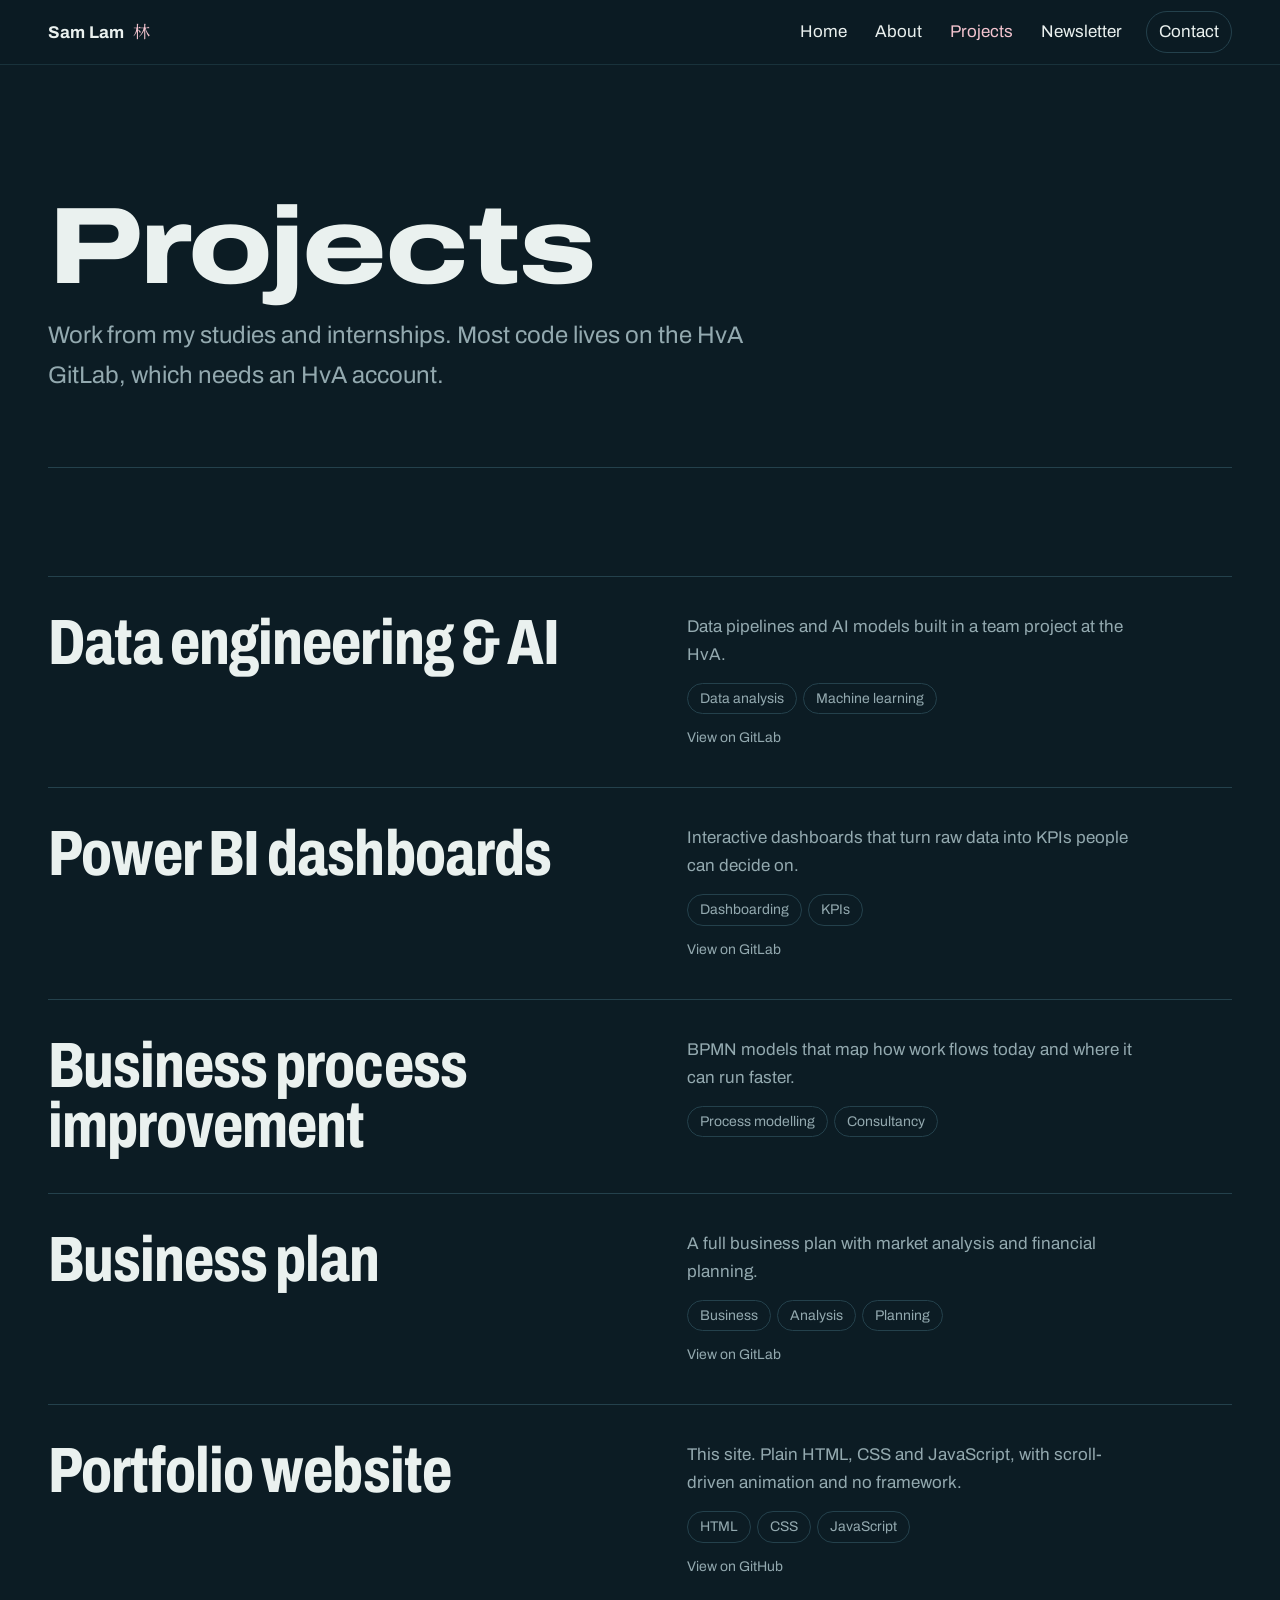
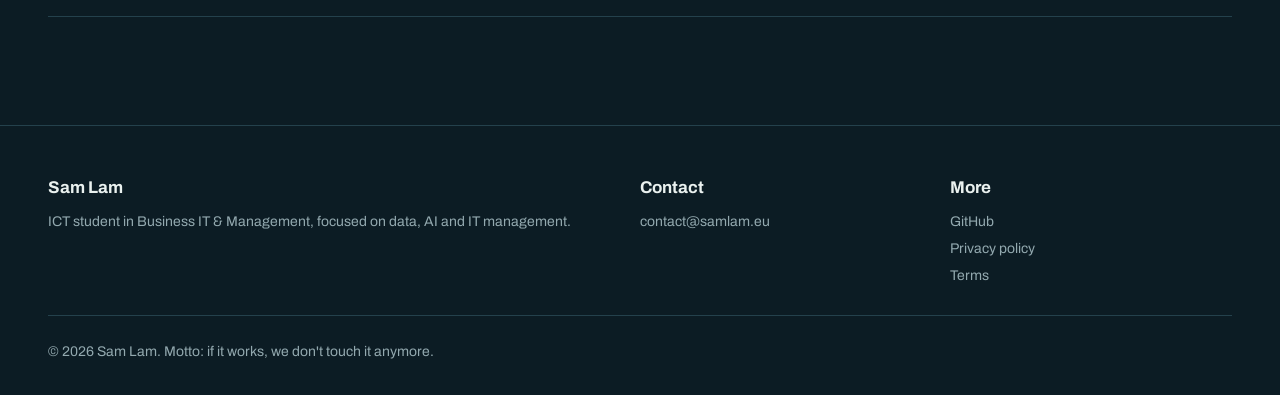
<file: projects.html>
<!doctype html>
<html lang="en">
<head>
  <meta charset="utf-8">
  <meta name="viewport" content="width=device-width, initial-scale=1">
  <title>Projects | Sam Lam</title>
  <meta name="description" content="Projects by Sam Lam: data engineering, AI, Power BI, process improvement and more.">
  <meta property="og:title" content="Sam Lam">
  <meta property="og:description" content="ICT student working on data, AI and the business side of IT.">
  <meta property="og:image" content="https://samlam.eu/img/hero.webp">
  <meta name="theme-color" content="#0c1c24">
  <link rel="icon" href="/favicon.ico" sizes="48x48">
  <link rel="icon" href="/favicon-96.png" type="image/png" sizes="96x96">
  <link rel="apple-touch-icon" href="/apple-touch-icon.png">
  <link rel="manifest" href="/site.webmanifest">
  <link rel="preconnect" href="https://fonts.googleapis.com">
  <link rel="preconnect" href="https://fonts.gstatic.com" crossorigin>
  <link rel="stylesheet" href="https://fonts.googleapis.com/css2?family=Archivo:wdth,wght@62..125,100..900&display=swap">
  <link rel="stylesheet" href="https://fonts.googleapis.com/css2?family=Noto+Serif+HK&text=%E6%9E%97&display=block">
  <link rel="stylesheet" href="/css/style.css">
</head>
<body>
  <a class="skip" href="#main">Skip to content</a>

  <header class="site-head">
    <div class="wrap">
      <a class="brand" href="/">Sam Lam <span lang="zh-Hant">林</span></a>
      <button class="menu-btn" popovertarget="nav">Menu</button>
      <nav id="nav" popover aria-label="Main">
        <ul role="list">
          <li><a href="/">Home</a></li>
          <li><a href="/about">About</a></li>
          <li><a href="/projects" aria-current="page">Projects</a></li>
          <li><a href="/newsletter">Newsletter</a></li>
          <li><a href="/contact">Contact</a></li>
        </ul>
      </nav>
    </div>
  </header>

  <main id="main">

    <header class="page-head wrap">
      <h1>Projects</h1>
      <p>Work from my studies and internships. Most code lives on the HvA GitLab, which needs an HvA account.</p>
    </header>
    <section class="section">
      <div class="wrap">
        <ul class="work" role="list">
          <li>
            <a class="work-item" href="https://gitlab.fdmci.hva.nl/combistudio/2425_sem_1/booomtag-data-2" target="_blank" rel="noopener">
              <h3>Data engineering &amp; AI</h3>
              <div>
                <p>Data pipelines and AI models built in a team project at the HvA.</p>
                <ul class="tags" role="list"><li>Data analysis</li><li>Machine learning</li></ul>
                <span class="go">View on GitLab</span>
              </div>
            </a>
          </li>
          <li>
            <a class="work-item" href="https://gitlab.fdmci.hva.nl/lams5/stage_cbi" target="_blank" rel="noopener">
              <h3>Power BI dashboards</h3>
              <div>
                <p>Interactive dashboards that turn raw data into KPIs people can decide on.</p>
                <ul class="tags" role="list"><li>Dashboarding</li><li>KPIs</li></ul>
                <span class="go">View on GitLab</span>
              </div>
            </a>
          </li>
          <li>
            <div class="work-item">
              <h3>Business process improvement</h3>
              <div>
                <p>BPMN models that map how work flows today and where it can run faster.</p>
                <ul class="tags" role="list"><li>Process modelling</li><li>Consultancy</li></ul>
                
              </div>
            </div>
          </li>
          <li>
            <a class="work-item" href="https://gitlab.fdmci.hva.nl/lams5/stage_cbi" target="_blank" rel="noopener">
              <h3>Business plan</h3>
              <div>
                <p>A full business plan with market analysis and financial planning.</p>
                <ul class="tags" role="list"><li>Business</li><li>Analysis</li><li>Planning</li></ul>
                <span class="go">View on GitLab</span>
              </div>
            </a>
          </li>
          <li>
            <a class="work-item" href="https://github.com/quantercoder/PortfolioSite" target="_blank" rel="noopener">
              <h3>Portfolio website</h3>
              <div>
                <p>This site. Plain HTML, CSS and JavaScript, with scroll-driven animation and no framework.</p>
                <ul class="tags" role="list"><li>HTML</li><li>CSS</li><li>JavaScript</li></ul>
                <span class="go">View on GitHub</span>
              </div>
            </a>
          </li>
        </ul>
      </div>
    </section>

  </main>

  <footer class="site-foot">
    <div class="wrap">
      <div>
        <strong>Sam Lam</strong>
        <p>ICT student in Business IT &amp; Management, focused on data, AI and IT management.</p>
      </div>
      <div>
        <strong>Contact</strong>
        <ul role="list">
          <li><a href="mailto:contact@samlam.eu">contact@samlam.eu</a></li>
        </ul>
      </div>
      <div>
        <strong>More</strong>
        <ul role="list">
          <li><a href="https://github.com/quantercoder" target="_blank" rel="noopener">GitHub</a></li>
          <li><a href="/files/privacy.pdf">Privacy policy</a></li>
          <li><a href="/files/terms.pdf">Terms</a></li>
        </ul>
      </div>
      <p class="motto">© <span data-year>2026</span> Sam Lam. Motto: if it works, we don't touch it anymore.</p>
    </div>
  </footer>

  <script src="/js/main.js" defer></script>
</body>
</html>
</file>
<file: css/style.css>
/* Sam Lam portfolio
   One idea carries the motion: Archivo's width axis. Type stretches on load,
   on hover, and with scroll. Everything else stays still. */

@view-transition { navigation: auto; }

:root {
  --ink: #0c1c24;
  --deep: #11262f;
  --line: #24414c;
  --mist: #93a9af;
  --foam: #eaf1ef;
  --blossom: #f3c4cf;

  --wide: 1240px;
  --gut: clamp(16px, 4vw, 48px);
  --sans: "Archivo", system-ui, sans-serif;
  --han: "Noto Serif HK", serif;

  --step--1: 0.875rem;
  --step-0: 1.0625rem;
  --step-1: clamp(1.25rem, 1.1rem + 0.6vw, 1.5rem);
  --step-2: clamp(1.6rem, 1.3rem + 1.4vw, 2.4rem);
  --step-3: clamp(2.2rem, 1.6rem + 3vw, 4.2rem);
  --step-4: clamp(3rem, 2rem + 6vw, 7.5rem);
}

*, *::before, *::after { box-sizing: border-box; margin: 0; }
html { color-scheme: dark; scroll-behavior: smooth; -webkit-text-size-adjust: 100%; }
body {
  background: var(--ink);
  color: var(--foam);
  font: 400 var(--step-0)/1.65 var(--sans);
  font-variation-settings: "wdth" 100;
  -webkit-font-smoothing: antialiased;
  overflow-x: clip;
}
img { display: block; max-width: 100%; height: auto; }
a { color: inherit; text-underline-offset: 0.2em; }
ul[role="list"] { list-style: none; padding: 0; }
:focus-visible { outline: 2px solid var(--blossom); outline-offset: 4px; border-radius: 2px; }
::selection { background: var(--blossom); color: var(--ink); }

.wrap { width: min(100% - 2 * var(--gut), var(--wide)); margin-inline: auto; }
.skip { position: absolute; left: -999px; }
.skip:focus { left: var(--gut); top: 12px; z-index: 50; background: var(--blossom); color: var(--ink); padding: 8px 14px; }

/* ---------- header ---------- */
.site-head {
  position: fixed; inset: 0 0 auto; z-index: 20;
  view-transition-name: site-head;
  backdrop-filter: blur(14px);
  background: color-mix(in oklab, var(--ink) 70%, transparent);
  border-bottom: 1px solid color-mix(in oklab, var(--line) 60%, transparent);
}
.site-head .wrap { display: flex; align-items: center; justify-content: space-between; height: 64px; }
.brand { font-weight: 700; text-decoration: none; letter-spacing: 0.01em; display: flex; gap: 0.5em; align-items: baseline; }
.brand span { font-family: var(--han); color: var(--blossom); font-weight: 400; }

.menu-btn {
  font: inherit; color: inherit; background: none; border: 1px solid var(--line);
  border-radius: 999px; padding: 6px 16px; cursor: pointer;
}
#nav {
  /* mobile: popover sheet */
  inset: 64px 0 auto auto; margin: 0; width: min(280px, 100vw);
  background: var(--deep); color: var(--foam); border: 1px solid var(--line);
  padding: 12px; border-radius: 0 0 0 14px;
}
#nav ul { display: grid; gap: 2px; }
#nav a { display: block; padding: 10px 14px; text-decoration: none; border-radius: 8px; }
#nav a:hover { background: var(--line); }
#nav a[aria-current="page"] { color: var(--blossom); }

@media (min-width: 760px) {
  .menu-btn { display: none; }
  #nav { display: block; position: static; inset: auto; width: auto; background: none; border: 0; padding: 0; }
  #nav ul { display: flex; gap: 4px; align-items: center; }
  #nav a { padding: 6px 12px; }
  #nav li:last-child a { border: 1px solid var(--line); border-radius: 999px; margin-left: 8px; }
}

/* ---------- buttons ---------- */
.actions { display: flex; flex-wrap: wrap; gap: 12px; }
.btn {
  display: inline-flex; align-items: center; gap: 0.5em;
  padding: 12px 24px; border-radius: 999px; text-decoration: none; font-weight: 600;
  background: var(--blossom); color: var(--ink); border: 1px solid var(--blossom);
  font-variation-settings: "wdth" 100;
  transition: font-variation-settings 0.35s ease, background 0.2s;
}
.btn:hover { font-variation-settings: "wdth" 120; }
.btn.ghost { background: transparent; color: var(--foam); border-color: var(--line); }
.btn.ghost:hover { border-color: var(--foam); }
button.btn { font: inherit; font-weight: 600; cursor: pointer; }

/* ---------- hero ---------- */
.hero {
  position: relative; min-height: 100svh; display: grid; align-items: end;
  padding-block: 120px clamp(40px, 8vh, 96px); isolation: isolate; overflow: clip;
}
.hero-img {
  position: absolute; inset: 0; width: 100%; height: 100%; object-fit: cover; object-position: 70% 30%;
  z-index: -2;
}
.hero::after {
  content: ""; position: absolute; inset: 0; z-index: -1;
  background:
    linear-gradient(to top, var(--ink) 4%, transparent 55%),
    linear-gradient(to right, color-mix(in oklab, var(--ink) 85%, transparent) 10%, transparent 75%);
}
.hero-glyph {
  /* sits low and half off-canvas so it frames the photo instead of crossing the face */
  position: absolute; z-index: -1; right: -0.3em; bottom: -0.12em;
  font: 400 min(70vh, 62vw)/1 var(--han);
  color: transparent; -webkit-text-stroke: 1.5px color-mix(in oklab, var(--blossom) 45%, transparent);
  pointer-events: none; user-select: none;
}
.hero-name {
  font-size: clamp(4.5rem, 24vw, 16rem); line-height: 0.8; font-weight: 800;
  letter-spacing: -0.02em; text-transform: none;
  font-variation-settings: "wdth" 125;
  animation: stretch 1.6s cubic-bezier(.2,.7,.1,1) both;
}
.hero-name span { display: block; }
.hero-name span + span { animation-delay: 0.12s; }
.hero-lede { max-width: 34ch; font-size: var(--step-1); line-height: 1.45; margin-block: 28px 32px; color: var(--foam); }
.hero-lede, .hero .actions { animation: rise 0.9s 0.6s cubic-bezier(.2,.7,.1,1) both; }

@keyframes stretch {
  from { font-variation-settings: "wdth" 62; opacity: 0; letter-spacing: 0.08em; }
  40% { opacity: 1; }
  to { font-variation-settings: "wdth" 125; letter-spacing: -0.02em; }
}
@keyframes rise { from { opacity: 0; translate: 0 16px; } }

/* ---------- page head (subpages) ---------- */
.page-head { padding-block: clamp(130px, 22vh, 220px) clamp(40px, 8vh, 80px); border-bottom: 1px solid var(--line); }
.page-head h1 {
  font-size: var(--step-4); line-height: 0.9; font-weight: 800; letter-spacing: -0.02em;
  font-variation-settings: "wdth" 125;
  animation: stretch 1.3s cubic-bezier(.2,.7,.1,1) both;
}
.page-head p { max-width: 52ch; margin-top: 20px; color: var(--mist); font-size: var(--step-1); }

/* ---------- sections ---------- */
.section { padding-block: clamp(72px, 12vh, 140px); }
.section + .section { border-top: 1px solid var(--line); }
.section-title {
  font-size: var(--step-3); line-height: 1; font-weight: 750; letter-spacing: -0.015em;
  font-variation-settings: "wdth" 80; margin-bottom: clamp(32px, 5vh, 56px);
}
.split { display: grid; gap: clamp(32px, 5vw, 72px); }
@media (min-width: 900px) {
  .split { grid-template-columns: 5fr 7fr; align-items: start; }
  .split.flip { grid-template-columns: 7fr 5fr; }
  .split .sticky { position: sticky; top: 100px; }
}
.prose { max-width: 62ch; }
.prose p + p { margin-top: 1em; }
.prose h3 { font-size: var(--step-1); font-weight: 700; margin-block: 2em 0.4em; font-variation-settings: "wdth" 90; }
.prose h3:first-child { margin-top: 0; }
.muted { color: var(--mist); }

/* statement that fills in as you read it */
.statement {
  font-size: var(--step-2); line-height: 1.3; font-weight: 500; max-width: 30ch;
  font-variation-settings: "wdth" 90; letter-spacing: -0.01em;
}

/* facts list */
.facts { display: grid; gap: 0; border-top: 1px solid var(--line); margin-top: 40px; }
.facts div { display: grid; grid-template-columns: 9rem 1fr; gap: 16px; padding-block: 16px; border-bottom: 1px solid var(--line); }
.facts dt { color: var(--mist); }
.facts dd { margin: 0; }

.photo { margin: 0; }
.photo img { width: 100%; aspect-ratio: 3 / 4; object-fit: cover; border-radius: 14px; background: var(--deep); }
.photo figcaption { padding: 12px 4px 0; font-size: var(--step--1); color: var(--mist); }

/* ---------- timeline (years are a real sequence) ---------- */
.timeline { display: grid; }
.timeline > li {
  display: grid; gap: 8px 32px; padding-block: 28px; border-top: 1px solid var(--line);
}
.timeline > li:last-child { border-bottom: 1px solid var(--line); }
@media (min-width: 760px) { .timeline > li { grid-template-columns: 8rem 1fr auto; align-items: baseline; } }
.timeline time { font-weight: 700; color: var(--blossom); font-size: var(--step-1); font-variant-numeric: tabular-nums; }
.timeline h3 { font-size: var(--step-2); line-height: 1.1; font-weight: 700; font-variation-settings: "wdth" 85; }
.timeline p { color: var(--mist); margin-top: 4px; }
.timeline a { font-size: var(--step--1); color: var(--mist); }
.timeline a:hover { color: var(--foam); }

.tags { display: flex; flex-wrap: wrap; gap: 6px; margin-top: 14px; }
.tags li { font-size: var(--step--1); padding: 3px 12px; border: 1px solid var(--line); border-radius: 999px; color: var(--mist); }

/* ---------- work list ---------- */
.work { display: grid; }
.work > li { border-top: 1px solid var(--line); }
.work > li:last-child { border-bottom: 1px solid var(--line); }
.work-item {
  display: grid; gap: 6px 40px; padding-block: clamp(24px, 4vh, 40px); text-decoration: none;
}
@media (min-width: 900px) { .work-item { grid-template-columns: 1.1fr 1fr; align-items: start; } }
.work-item h3 {
  font-size: var(--step-3); line-height: 0.95; font-weight: 750; letter-spacing: -0.015em;
  font-variation-settings: "wdth" 75;
  transition: font-variation-settings 0.6s cubic-bezier(.2,.7,.1,1), color 0.3s;
}
.work-item p { color: var(--mist); max-width: 46ch; }
a.work-item:hover h3, a.work-item:focus-visible h3 { font-variation-settings: "wdth" 125; color: var(--blossom); }
.work-item .go { font-size: var(--step--1); color: var(--mist); margin-top: 12px; display: inline-block; }
a.work-item:hover .go { color: var(--foam); }

/* ---------- swimming band ---------- */
.band { position: relative; margin: 0; }
.band::after { content: ""; position: absolute; inset: 0; pointer-events: none; background: linear-gradient(to top right, rgb(12 28 36 / 0.75), transparent 55%); }
.band figcaption { z-index: 1; }
.band img { width: 100%; height: clamp(360px, 80vh, 820px); object-fit: cover; }
.band figcaption {
  position: absolute; left: var(--gut); bottom: var(--gut); max-width: 28ch;
  font-size: var(--step-2); line-height: 1.2; font-weight: 600; font-variation-settings: "wdth" 85;
  color: var(--foam); text-shadow: 0 2px 24px rgb(0 0 0 / 0.45);
}

/* ---------- offers ---------- */
.offers { display: grid; gap: 1px; background: var(--line); border: 1px solid var(--line); border-radius: 14px; overflow: clip; }
@media (min-width: 760px) { .offers { grid-template-columns: 1fr 1fr; } }
.offers article { background: var(--ink); padding: clamp(28px, 4vw, 48px); display: grid; gap: 14px; align-content: start; }
.offers h3 { font-size: var(--step-2); font-weight: 700; font-variation-settings: "wdth" 85; }
.offers p { color: var(--mist); max-width: 40ch; }
.offers .btn { justify-self: start; margin-top: 8px; }

/* ---------- big contact ---------- */
.reach { padding-block: clamp(96px, 18vh, 200px); text-align: left; }
.reach p { color: var(--mist); font-size: var(--step-1); }
.reach a.mail {
  display: inline-block; margin-top: 12px; text-decoration: none; word-break: break-all;
  font-size: clamp(2.2rem, 8.5vw, 8rem); line-height: 1; font-weight: 800; letter-spacing: -0.02em;
  font-variation-settings: "wdth" 62;
  transition: font-variation-settings 0.8s cubic-bezier(.2,.7,.1,1), color 0.3s;
}
.reach a.mail:hover, .reach a.mail:focus-visible { font-variation-settings: "wdth" 100; color: var(--blossom); }

/* ---------- gallery (about page) ---------- */
.duo { display: grid; gap: 20px; }
@media (min-width: 700px) { .duo { grid-template-columns: 1fr 1fr; } }

.stack { display: grid; grid-template-columns: repeat(auto-fit, minmax(150px, 1fr)); gap: 1px; background: var(--line); border: 1px solid var(--line); border-radius: 14px; overflow: clip; }
.stack div { background: var(--ink); padding: 20px; }
.stack strong { display: block; font-size: var(--step-1); font-variation-settings: "wdth" 90; }
.stack span { color: var(--mist); font-size: var(--step--1); }

/* ---------- forms ---------- */
.form { display: grid; gap: 22px; max-width: 560px; }
.form label { display: grid; gap: 6px; font-size: var(--step--1); color: var(--mist); }
.form input, .form textarea {
  font: inherit; font-size: var(--step-0); color: var(--foam); background: transparent;
  border: 0; border-bottom: 1px solid var(--line); padding: 10px 0; border-radius: 0;
}
.form input:focus, .form textarea:focus { outline: none; border-bottom-color: var(--blossom); }
.form textarea { resize: vertical; min-height: 140px; }
.form .btn { justify-self: start; }
.status { min-height: 1.6em; color: var(--blossom); }
.status[data-state="error"] { color: #ffb4a8; }

.contact-list { display: grid; gap: 4px; font-size: var(--step-1); }
.contact-list a { text-decoration: none; }
.contact-list a:hover { color: var(--blossom); }

/* ---------- footer ---------- */
.site-foot { border-top: 1px solid var(--line); padding-block: 48px 32px; color: var(--mist); font-size: var(--step--1); }
.site-foot .wrap { display: grid; gap: 28px; }
@media (min-width: 760px) { .site-foot .wrap { grid-template-columns: 2fr 1fr 1fr; } }
.site-foot strong { color: var(--foam); display: block; margin-bottom: 8px; font-size: var(--step-0); }
.site-foot ul { display: grid; gap: 4px; }
.site-foot a { text-decoration: none; }
.site-foot a:hover { color: var(--foam); }
.site-foot .motto { grid-column: 1 / -1; padding-top: 24px; border-top: 1px solid var(--line); }

/* ---------- scroll-driven motion (progressive) ---------- */
@supports (animation-timeline: view()) {
  @media (prefers-reduced-motion: no-preference) {
    /* hero drifts apart as you leave it */
    .hero-img   { animation: zoom linear both; animation-timeline: scroll(root); animation-range: 0 100vh; }
    .hero-glyph { animation: glyph linear both; animation-timeline: scroll(root); animation-range: 0 100vh; }

    /* the statement fills in line by line */
    .statement {
      color: transparent;
      background: linear-gradient(to bottom, var(--foam) 50%, color-mix(in oklab, var(--foam) 22%, transparent) 50%) 0 100% / 100% 200%;
      -webkit-background-clip: text; background-clip: text;
      animation: fill linear both; animation-timeline: view(); animation-range: entry 60% cover 55%;
    }

    /* the swimming photo opens like a lane */
    .band img { animation: open linear both; animation-timeline: view(); animation-range: entry 0% cover 45%; }

    /* section titles stretch into place */
    .section-title { animation: widen linear both; animation-timeline: view(); animation-range: entry 0% entry 100%; }
  }
}
@keyframes zoom  { to { scale: 1.12; filter: brightness(0.55); } }
@keyframes glyph { to { translate: 0 -30%; opacity: 0.2; } }
@keyframes fill  { to { background-position: 0 0; } }
@keyframes open  { from { clip-path: inset(18% 22% round 14px); } to { clip-path: inset(0 0 round 0); } }
@keyframes widen { from { font-variation-settings: "wdth" 62; opacity: 0.3; } to { font-variation-settings: "wdth" 80; opacity: 1; } }

@media (prefers-reduced-motion: reduce) {
  *, *::before, *::after { animation: none !important; transition: none !important; }
  html { scroll-behavior: auto; }
  @view-transition { navigation: none; }
}
</file>
